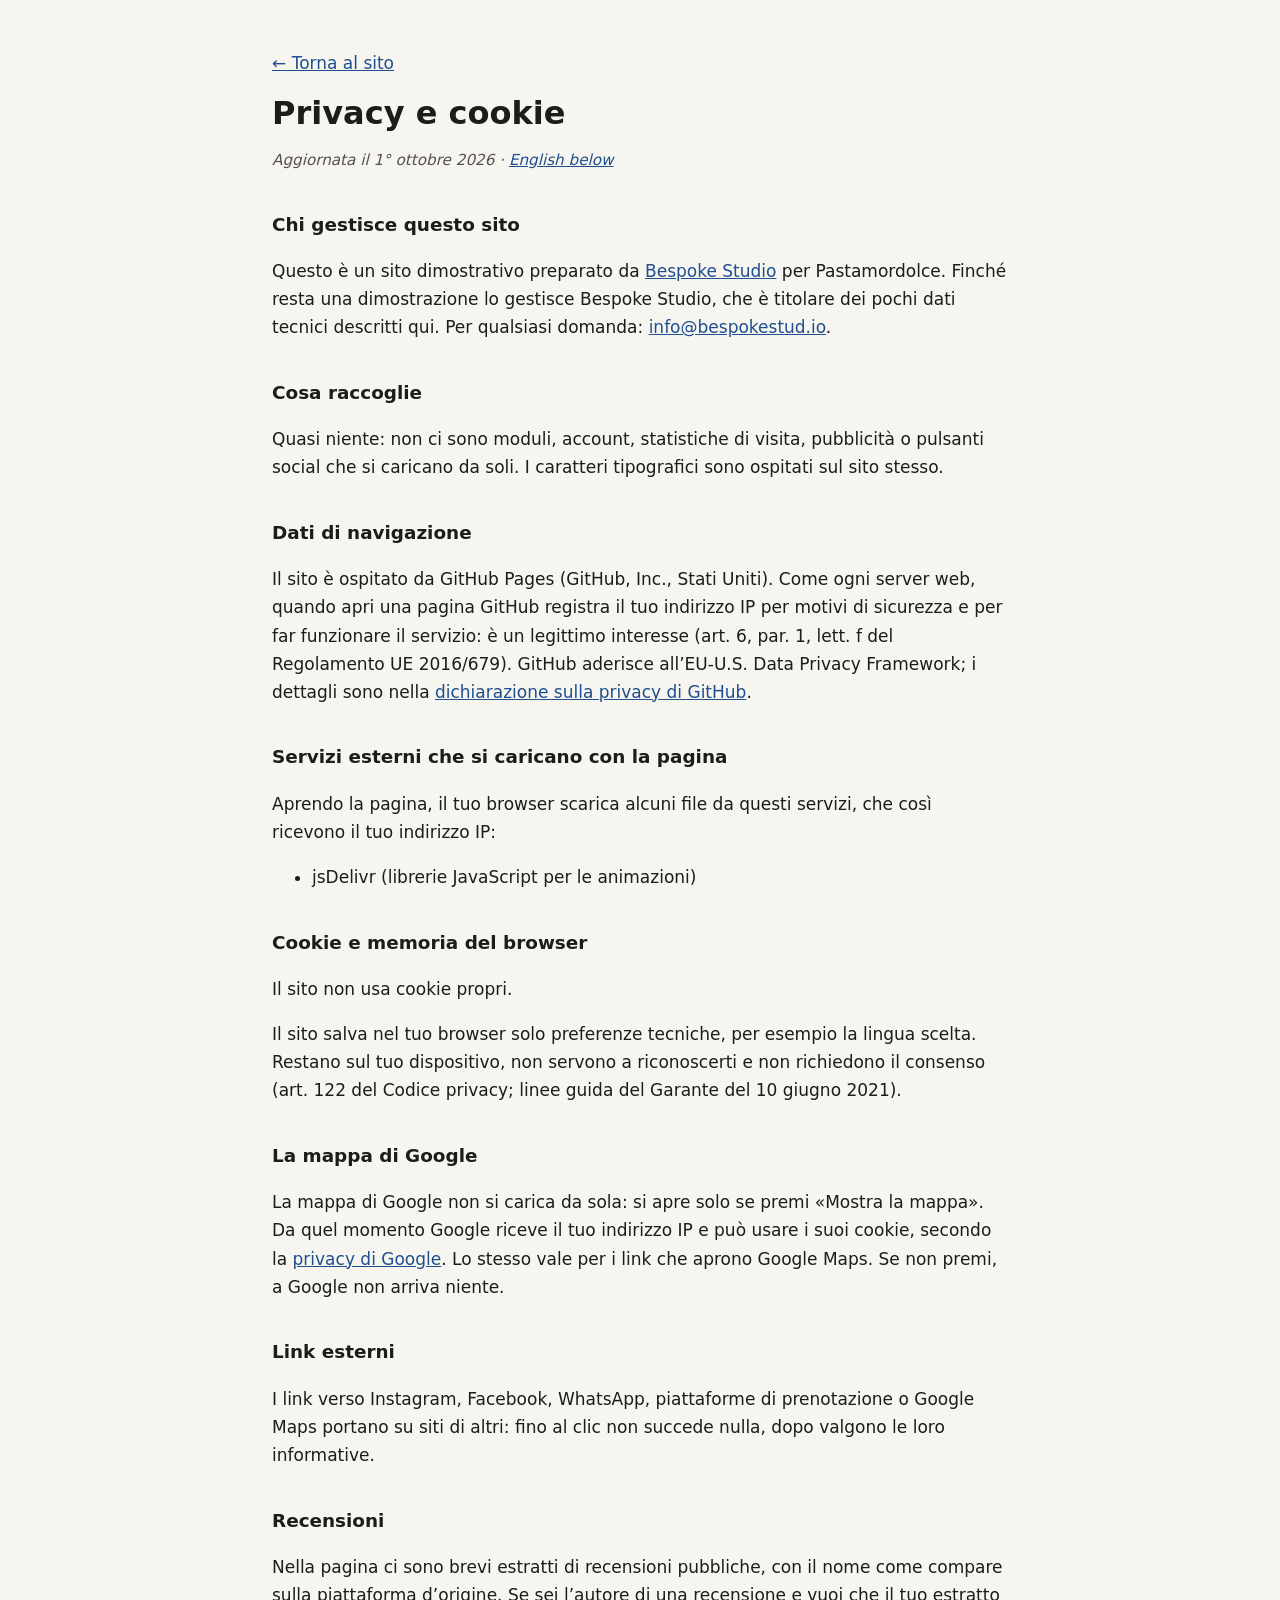
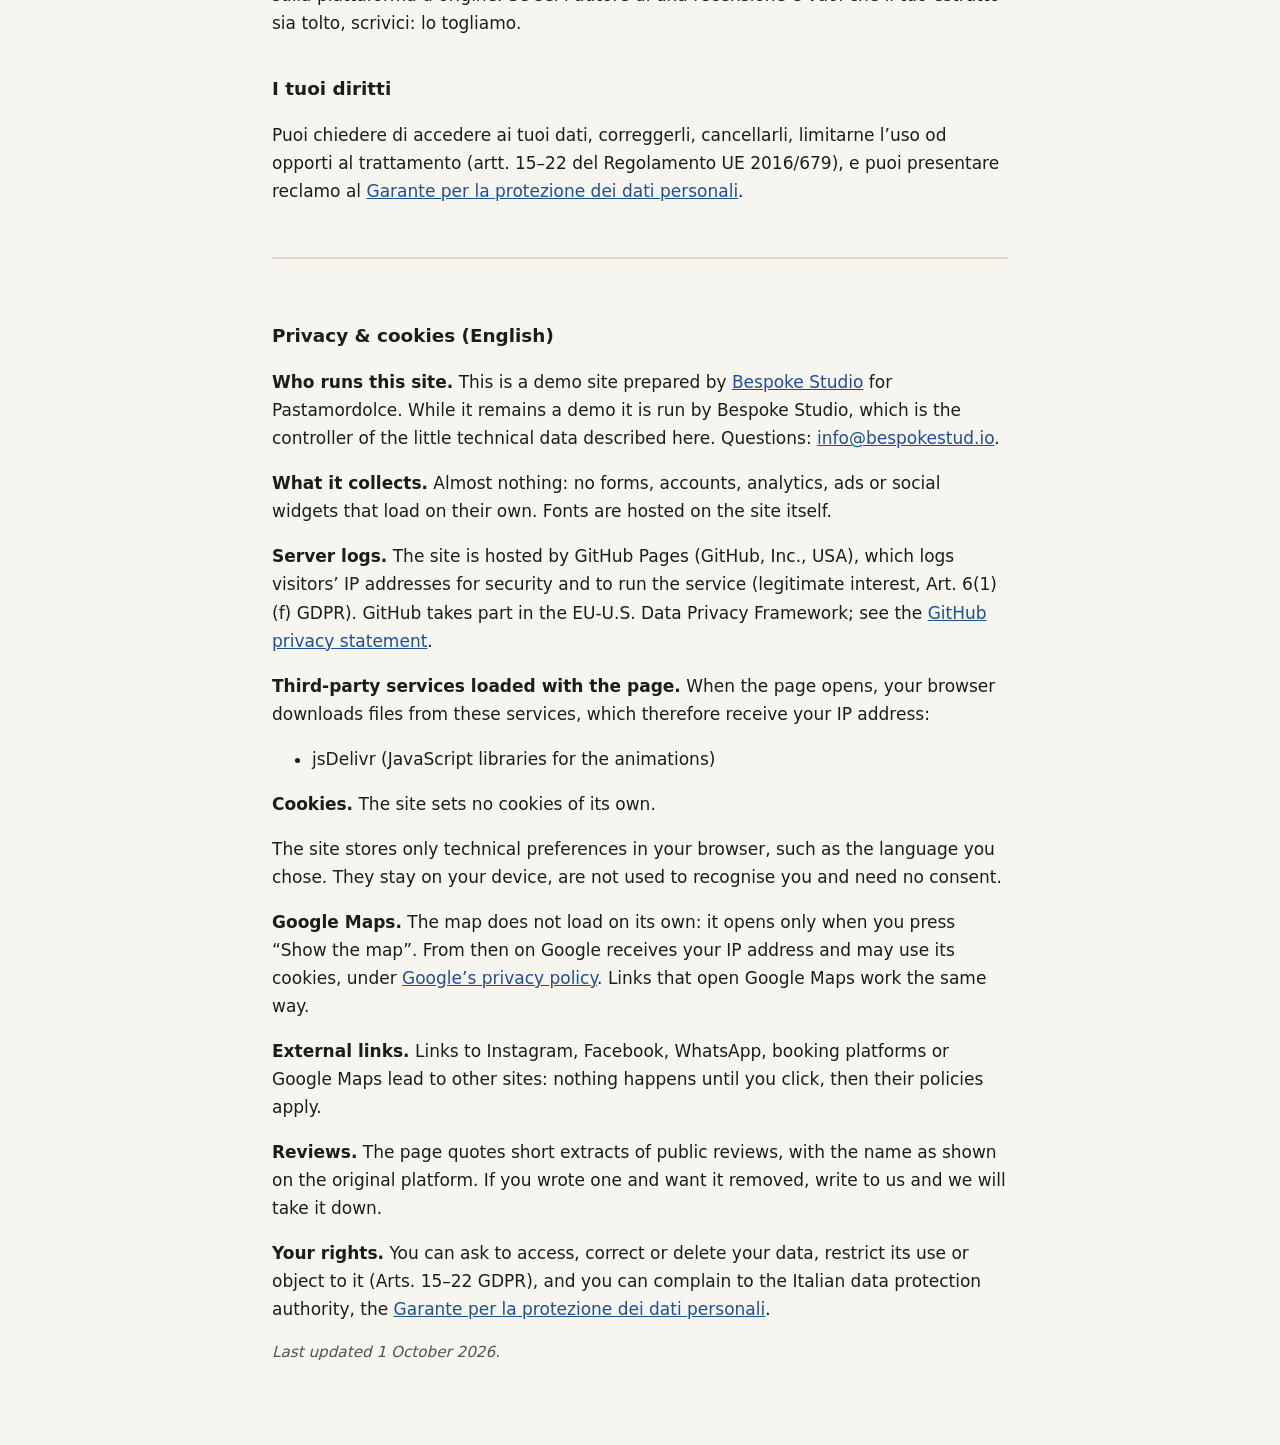
<file: privacy.html>
<!DOCTYPE html>
<html lang="it">
<head>
  <meta charset="UTF-8">
  <meta name="viewport" content="width=device-width, initial-scale=1.0">
  <meta name="robots" content="noindex">
  <title>Privacy e cookie · Pastamordolce</title>
  <meta name="description" content="Informativa privacy e cookie del sito Pastamordolce.">
  <style>
    body { margin: 0; background: #f7f5f0; color: #1d1c1a; font: 17px/1.65 system-ui, -apple-system, "Segoe UI", Roboto, sans-serif; }
    main { max-width: 46rem; margin: 0 auto; padding: 32px 20px 64px; }
    h1 { font-size: 2rem; line-height: 1.2; margin: 0.4em 0 0.2em; }
    h2 { font-size: 1.15rem; margin: 2em 0 0.4em; }
    a { color: #1f4f8f; }
    .data { color: #55524c; font-style: italic; font-size: 0.95rem; }
    .en { margin-top: 3em; padding-top: 1.5em; border-top: 2px solid #ddd8cc; }
    code { font-size: 0.9em; background: #ebe7dc; padding: 0 4px; border-radius: 3px; }
  </style>
</head>
<body>
<main>
  <p><a href="index.html">← Torna al sito</a></p>
  <h1>Privacy e cookie</h1>
  <p class="data">Aggiornata il 1° ottobre 2026 · <a href="#english" lang="en">English below</a></p>
  <h2>Chi gestisce questo sito</h2>
  <p>Questo è un sito dimostrativo preparato da <a href="https://bespokestud.io" rel="noopener">Bespoke Studio</a> per Pastamordolce. Finché resta una dimostrazione lo gestisce Bespoke Studio, che è titolare dei pochi dati tecnici descritti qui. Per qualsiasi domanda: <a href="mailto:info@bespokestud.io">info@bespokestud.io</a>.</p>
  <h2>Cosa raccoglie</h2>
  <p>Quasi niente: non ci sono moduli, account, statistiche di visita, pubblicità o pulsanti social che si caricano da soli. I caratteri tipografici sono ospitati sul sito stesso.</p>
  <h2>Dati di navigazione</h2>
  <p>Il sito è ospitato da GitHub Pages (GitHub, Inc., Stati Uniti). Come ogni server web, quando apri una pagina GitHub registra il tuo indirizzo IP per motivi di sicurezza e per far funzionare il servizio: è un legittimo interesse (art. 6, par. 1, lett. f del Regolamento UE 2016/679). GitHub aderisce all’EU-U.S. Data Privacy Framework; i dettagli sono nella <a href="https://docs.github.com/site-policy/privacy-policies/github-general-privacy-statement" rel="noopener">dichiarazione sulla privacy di GitHub</a>.</p>
  <h2>Servizi esterni che si caricano con la pagina</h2>
  <p>Aprendo la pagina, il tuo browser scarica alcuni file da questi servizi, che così ricevono il tuo indirizzo IP:</p>
  <ul><li>jsDelivr (librerie JavaScript per le animazioni)</li></ul>
  <h2>Cookie e memoria del browser</h2>
  <p>Il sito non usa cookie propri.</p>
  <p>Il sito salva nel tuo browser solo preferenze tecniche, per esempio la lingua scelta. Restano sul tuo dispositivo, non servono a riconoscerti e non richiedono il consenso (art. 122 del Codice privacy; linee guida del Garante del 10 giugno 2021).</p>
  <h2>La mappa di Google</h2>
  <p>La mappa di Google non si carica da sola: si apre solo se premi «Mostra la mappa». Da quel momento Google riceve il tuo indirizzo IP e può usare i suoi cookie, secondo la <a href="https://policies.google.com/privacy?hl=it" rel="noopener">privacy di Google</a>. Lo stesso vale per i link che aprono Google Maps. Se non premi, a Google non arriva niente.</p>
  <h2>Link esterni</h2>
  <p>I link verso Instagram, Facebook, WhatsApp, piattaforme di prenotazione o Google Maps portano su siti di altri: fino al clic non succede nulla, dopo valgono le loro informative.</p>
  <h2>Recensioni</h2>
  <p>Nella pagina ci sono brevi estratti di recensioni pubbliche, con il nome come compare sulla piattaforma d’origine. Se sei l’autore di una recensione e vuoi che il tuo estratto sia tolto, scrivici: lo togliamo.</p>
  <h2>I tuoi diritti</h2>
  <p>Puoi chiedere di accedere ai tuoi dati, correggerli, cancellarli, limitarne l’uso od opporti al trattamento (artt. 15–22 del Regolamento UE 2016/679), e puoi presentare reclamo al <a href="https://www.garanteprivacy.it" rel="noopener">Garante per la protezione dei dati personali</a>.</p>
  <div class="en" id="english" lang="en">
    <h2>Privacy &amp; cookies (English)</h2>
    <p><strong>Who runs this site.</strong> This is a demo site prepared by <a href="https://bespokestud.io" rel="noopener">Bespoke Studio</a> for Pastamordolce. While it remains a demo it is run by Bespoke Studio, which is the controller of the little technical data described here. Questions: <a href="mailto:info@bespokestud.io">info@bespokestud.io</a>.</p>
    <p><strong>What it collects.</strong> Almost nothing: no forms, accounts, analytics, ads or social widgets that load on their own. Fonts are hosted on the site itself.</p>
    <p><strong>Server logs.</strong> The site is hosted by GitHub Pages (GitHub, Inc., USA), which logs visitors’ IP addresses for security and to run the service (legitimate interest, Art. 6(1)(f) GDPR). GitHub takes part in the EU-U.S. Data Privacy Framework; see the <a href="https://docs.github.com/site-policy/privacy-policies/github-general-privacy-statement" rel="noopener">GitHub privacy statement</a>.</p>
    <p><strong>Third-party services loaded with the page.</strong> When the page opens, your browser downloads files from these services, which therefore receive your IP address:</p><ul><li>jsDelivr (JavaScript libraries for the animations)</li></ul>
    <p><strong>Cookies.</strong> The site sets no cookies of its own.</p>
    <p>The site stores only technical preferences in your browser, such as the language you chose. They stay on your device, are not used to recognise you and need no consent.</p>
    <p><strong>Google Maps.</strong> The map does not load on its own: it opens only when you press “Show the map”. From then on Google receives your IP address and may use its cookies, under <a href="https://policies.google.com/privacy?hl=en" rel="noopener">Google’s privacy policy</a>. Links that open Google Maps work the same way.</p>
    <p><strong>External links.</strong> Links to Instagram, Facebook, WhatsApp, booking platforms or Google Maps lead to other sites: nothing happens until you click, then their policies apply.</p>
    <p><strong>Reviews.</strong> The page quotes short extracts of public reviews, with the name as shown on the original platform. If you wrote one and want it removed, write to us and we will take it down.</p>
    <p><strong>Your rights.</strong> You can ask to access, correct or delete your data, restrict its use or object to it (Arts. 15–22 GDPR), and you can complain to the Italian data protection authority, the <a href="https://www.garanteprivacy.it" rel="noopener">Garante per la protezione dei dati personali</a>.</p>
    <p class="data">Last updated 1 October 2026.</p>
  </div>
</main>
</body>
</html>
</file>
